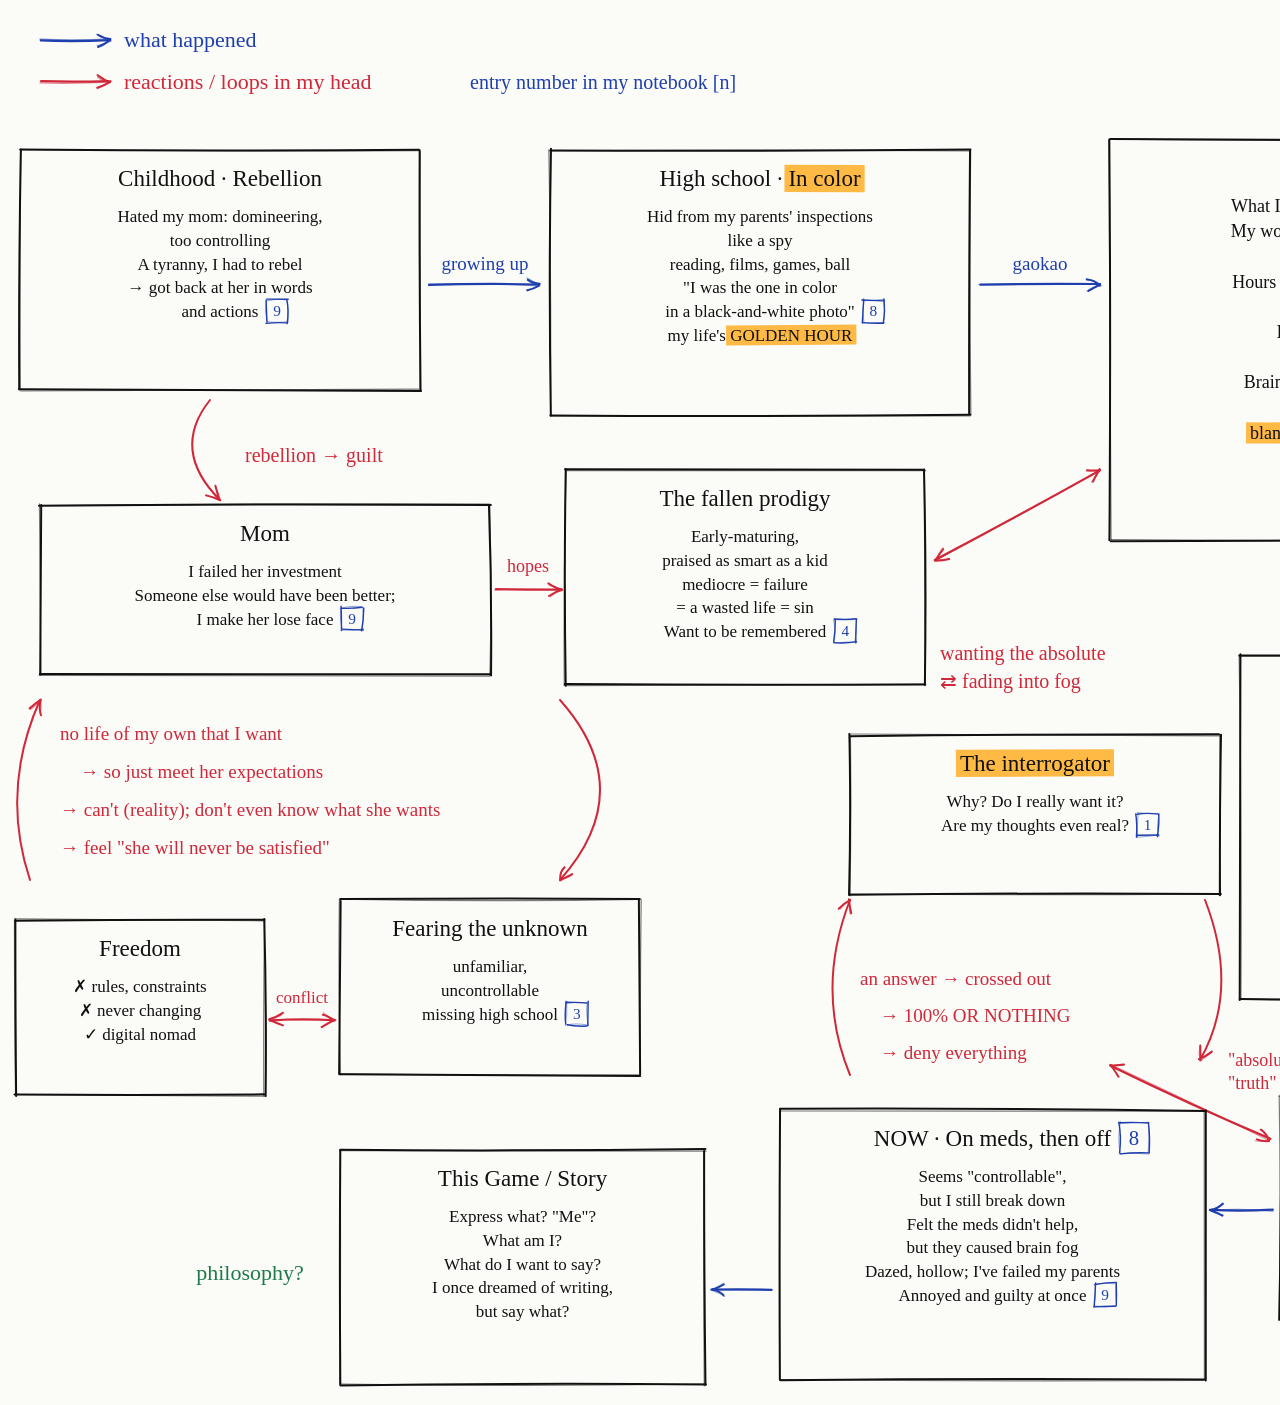
<file: vault/update4/memory-map-v2.en.html>
<!doctype html>
<html lang="en">
<head>
<meta charset="utf-8">
<title>Memory Map v2</title>
<style>
@font-face {
  font-family: "Hand";
  src: local("HannotateSC-W5"), local("Hannotate SC"),
       url("file:///System/Library/AssetsV2/com_apple_MobileAsset_Font8/00bfc46ccb002b730e29def5116e0a571fb617d8.asset/AssetData/Hannotate.ttc");
}
html, body { margin: 0; background: #fbfbf8; }
svg { display: block; font-family: "Hand", "Kaiti SC", serif; }
.k { fill: #111; } .b { fill: #1f3fae; } .r { fill: #d0283a; } .g { fill: #1d7a4a; }
</style>
</head>
<body>
<svg id="s" width="1800" height="1405" viewBox="0 0 1800 1405"></svg>
<script>
// Hand-drawn look: lines wobble and are drawn twice.
// In text, ==word== gets an orange highlighter, and a trailing [n] becomes a boxed blue entry number.
const S = document.getElementById('s');
const NS = 'http://www.w3.org/2000/svg';
let seed = 23;
const rnd = (a) => { seed = (seed * 9301 + 49297) % 233280; return (seed / 233280 - 0.5) * 2 * a; };
const C = { k: '#111', b: '#1f3fae', r: '#d0283a', g: '#1d7a4a', hi: '#ffab1a' };
const hiLayer = document.createElementNS(NS, 'g'); S.appendChild(hiLayer);

function el(tag, attrs, parent = S) {
  const e = document.createElementNS(NS, tag);
  for (const k in attrs) e.setAttribute(k, attrs[k]);
  parent.appendChild(e); return e;
}
function wob(x1, y1, x2, y2, color, w = 1.8, dash) {
  for (let i = 0; i < 2; i++) {
    const mx = (x1 + x2) / 2 + rnd(2.2), my = (y1 + y2) / 2 + rnd(2.2);
    el('path', {
      d: `M${x1 + rnd(1.2)},${y1 + rnd(1.2)} Q${mx},${my} ${x2 + rnd(1.2)},${y2 + rnd(1.2)}`,
      stroke: color, 'stroke-width': i ? w * 0.6 : w, fill: 'none', 'stroke-linecap': 'round',
      ...(dash ? { 'stroke-dasharray': dash } : {}), opacity: i ? 0.55 : 1,
    });
  }
}
function box(x, y, w, h, color = C.k) {
  wob(x, y, x + w, y, color, 2); wob(x + w, y, x + w, y + h, color, 2);
  wob(x + w, y + h, x, y + h, color, 2); wob(x, y + h, x, y, color, 2);
}
function head(x, y, ang, color) {
  for (const s of [-1, 1]) { const a = ang + Math.PI + s * 0.45; wob(x, y, x + Math.cos(a) * 14, y + Math.sin(a) * 14, color, 2); }
}
function arrow(x1, y1, x2, y2, color, both) {
  wob(x1, y1, x2, y2, color, 2.2);
  head(x2, y2, Math.atan2(y2 - y1, x2 - x1), color);
  if (both) head(x1, y1, Math.atan2(y1 - y2, x1 - x2), color);
}
function curve(x1, y1, cx, cy, x2, y2, color, both) {
  el('path', { d: `M${x1},${y1} Q${cx},${cy} ${x2},${y2}`, stroke: color, 'stroke-width': 2, fill: 'none', 'stroke-linecap': 'round' });
  head(x2, y2, Math.atan2(y2 - cy, x2 - cx), color);
  if (both) head(x1, y1, Math.atan2(y1 - cy, x1 - cx), color);
}
function tag(x, y, n, size) {
  const s = size * 1.25;
  wob(x, y - s * 0.82, x + s, y - s * 0.82, C.b, 1.4); wob(x + s, y - s * 0.82, x + s, y + s * 0.25, C.b, 1.4);
  wob(x + s, y + s * 0.25, x, y + s * 0.25, C.b, 1.4); wob(x, y + s * 0.25, x, y - s * 0.82, C.b, 1.4);
  el('text', { x: x + s / 2, y: y - 1, class: 'b', 'font-size': size * 0.9, 'text-anchor': 'middle' }).textContent = n;
}
function line(x, y, str, cls, size, anchor) {
  const m = str.match(/^(.*?)\s*\[(\d)\]$/);
  const body = m ? m[1] : str;
  const t = el('text', { x, y, class: cls, 'font-size': size, 'text-anchor': anchor });
  const parts = body.split('==');
  const marks = [];
  parts.forEach((p, i) => {
    if (!p) return;
    const sp = el('tspan', {}, t); sp.textContent = p;
    if (i % 2) marks.push(sp);
  });
  for (const sp of marks) {
    const x0 = sp.getStartPositionOfChar(0).x, w = sp.getComputedTextLength();
    el('rect', { x: x0 - 4, y: y - size * 0.92, width: w + 8, height: size * 1.18, fill: C.hi, opacity: 0.8,
                 transform: `rotate(${rnd(0.8)} ${x0} ${y})` }, hiLayer);
  }
  if (m) { const bb = t.getBBox(); tag(bb.x + bb.width + 8, y, m[2], size); }
}
function txt(x, y, lines, cls = 'k', size = 18, anchor = 'start', lh = 1.4) {
  [].concat(lines).forEach((l, i) => line(x, y + i * size * lh, l, cls, size, anchor));
}
function card(x, y, w, h, title, lines, size = 17) {
  box(x, y, w, h);
  txt(x + w / 2, y + 36, title, 'k', 23, 'middle');
  if (lines) txt(x + w / 2, y + 72, lines, 'k', size, 'middle');
}

/* ---------- legend ---------- */
arrow(40, 40, 110, 40, C.b); txt(124, 47, 'what happened', 'b', 22);
arrow(40, 82, 110, 82, C.r); txt(124, 89, 'reactions / loops in my head', 'r', 22);
txt(470, 89, 'entry number in my notebook [n]', 'b', 20);

/* ---------- top row: what happened ---------- */
card(20, 150, 400, 240, 'Childhood · Rebellion',
  ['Hated my mom: domineering,', 'too controlling', 'A tyranny, I had to rebel', '→ got back at her in words', 'and actions [9]']);

arrow(430, 285, 540, 285, C.b); txt(485, 270, 'growing up', 'b', 19, 'middle');

card(550, 150, 420, 265, 'High school · ==In color==',
  ['Hid from my parents\' inspections', 'like a spy', 'reading, films, games, ball', '"I was the one in color', 'in a black-and-white photo" [8]', 'my life\'s ==GOLDEN HOUR==']);

arrow(980, 285, 1100, 285, C.b); txt(1040, 270, 'gaokao', 'b', 19, 'middle');

card(1110, 140, 470, 400, 'College · ==Fog==',
  ['What I studied felt meaningless', 'My work: bureaucratic, unseen,', 'no soul, no ideas', 'Hours spent producing garbage [6]', '', 'Industry collapsed,', 'future unclear [7]', 'Brain fog, always forgetting', 'Looking back:', '==blank== · ==faded== · ==nearsighted== [8]'], 18);

// switching fields, applications
arrow(1655, 300, 1655, 640, C.b);
wob(1630, 300, 1655, 300, C.b, 2.2);
txt(1672, 360, ['switching', 'fields,', 'applying,', 'portfolio'], 'b', 21);

/* ---------- inner voices ---------- */
curve(210, 400, 170, 450, 220, 500, C.r);
txt(245, 462, 'rebellion → guilt', 'r', 20);

card(40, 505, 450, 170, 'Mom', ['I failed her investment', 'Someone else would have been better;', 'I make her lose face [9]']);

arrow(495, 590, 562, 590, C.r); txt(528, 572, 'hopes', 'r', 18, 'middle');

card(565, 470, 360, 215, 'The fallen prodigy',
  ['Early-maturing,', 'praised as smart as a kid', 'mediocre = failure', '= a wasted life = sin', 'Want to be remembered [4]']);

// the absolute vs the fog
arrow(935, 560, 1100, 470, C.r, true);
txt(940, 660, ['wanting the absolute', '⇄  fading into fog'], 'r', 20);

// mother's loop
txt(60, 740, 'no life of my own that I want', 'r', 19);
txt(80, 778, '→ so just meet her expectations', 'r', 19);
txt(60, 816, '→ can\'t (reality); don\'t even know what she wants', 'r', 19);
txt(60, 854, '→ feel "she will never be satisfied"', 'r', 19);
curve(30, 880, 0, 790, 40, 700, C.r);
curve(560, 700, 640, 790, 560, 880, C.r);

card(15, 920, 250, 175, 'Freedom', ['✗ rules, constraints', '✗ never changing', '✓ digital nomad']);
arrow(270, 1020, 335, 1020, C.r, true); txt(302, 1003, 'conflict', 'r', 17, 'middle');
card(340, 900, 300, 175, 'Fearing the unknown', ['unfamiliar,', 'uncontrollable', 'missing high school [3]']);

card(850, 735, 370, 160, '==The interrogator==', ['Why? Do I really want it?', 'Are my thoughts even real? [1]']);
txt(860, 985, 'an answer → crossed out', 'r', 19);
txt(880, 1022, '→ 100% OR NOTHING', 'r', 19);
txt(880, 1059, '→ deny everything', 'r', 19);
curve(850, 1075, 815, 990, 850, 900, C.r);
curve(1205, 900, 1240, 990, 1200, 1060, C.r);

card(1240, 655, 545, 345, '4–5 a.m. · ==Losing control==',
  ['Topic rejected; doubting myself,', 'denying everything', 'Crying, writing words that cursed me', 'Failed my parents, failed my old self [2]', '"How did I become like this?"', 'Self-tests for anxiety and depression,', 'booking a doctor'], 18);

// the interrogator and the night: both want an absolute truth
arrow(1110, 1065, 1270, 1140, C.r, true);
txt(1228, 1066, ['"absolute"', '"truth"'], 'r', 18, 'start', 1.3);

/* ---------- bottom row: what happened next ---------- */
arrow(1500, 1005, 1500, 1090, C.b);
card(1280, 1095, 500, 225, 'Seeking a "==controllable==" answer',
  ['Hospital → a reliable answer', 'Medicine → back in control [2]', 'Believing I was ill,', 'I became calm'], 19);

arrow(1272, 1210, 1210, 1210, C.b);
card(780, 1110, 425, 270, 'NOW · On meds, then off [8]',
  ['Seems "controllable",', 'but I still break down', 'Felt the meds didn\'t help,', 'but they caused brain fog', 'Dazed, hollow; I\'ve failed my parents', 'Annoyed and guilty at once [9]'], 17);

arrow(772, 1290, 712, 1290, C.b);
card(340, 1150, 365, 235, 'This Game / Story',
  ['Express what? "Me"?', 'What am I?', 'What do I want to say?', 'I once dreamed of writing,', 'but say what?']);
txt(250, 1280, 'philosophy?', 'g', 22, 'middle');
</script>
</body>
</html>
</file>
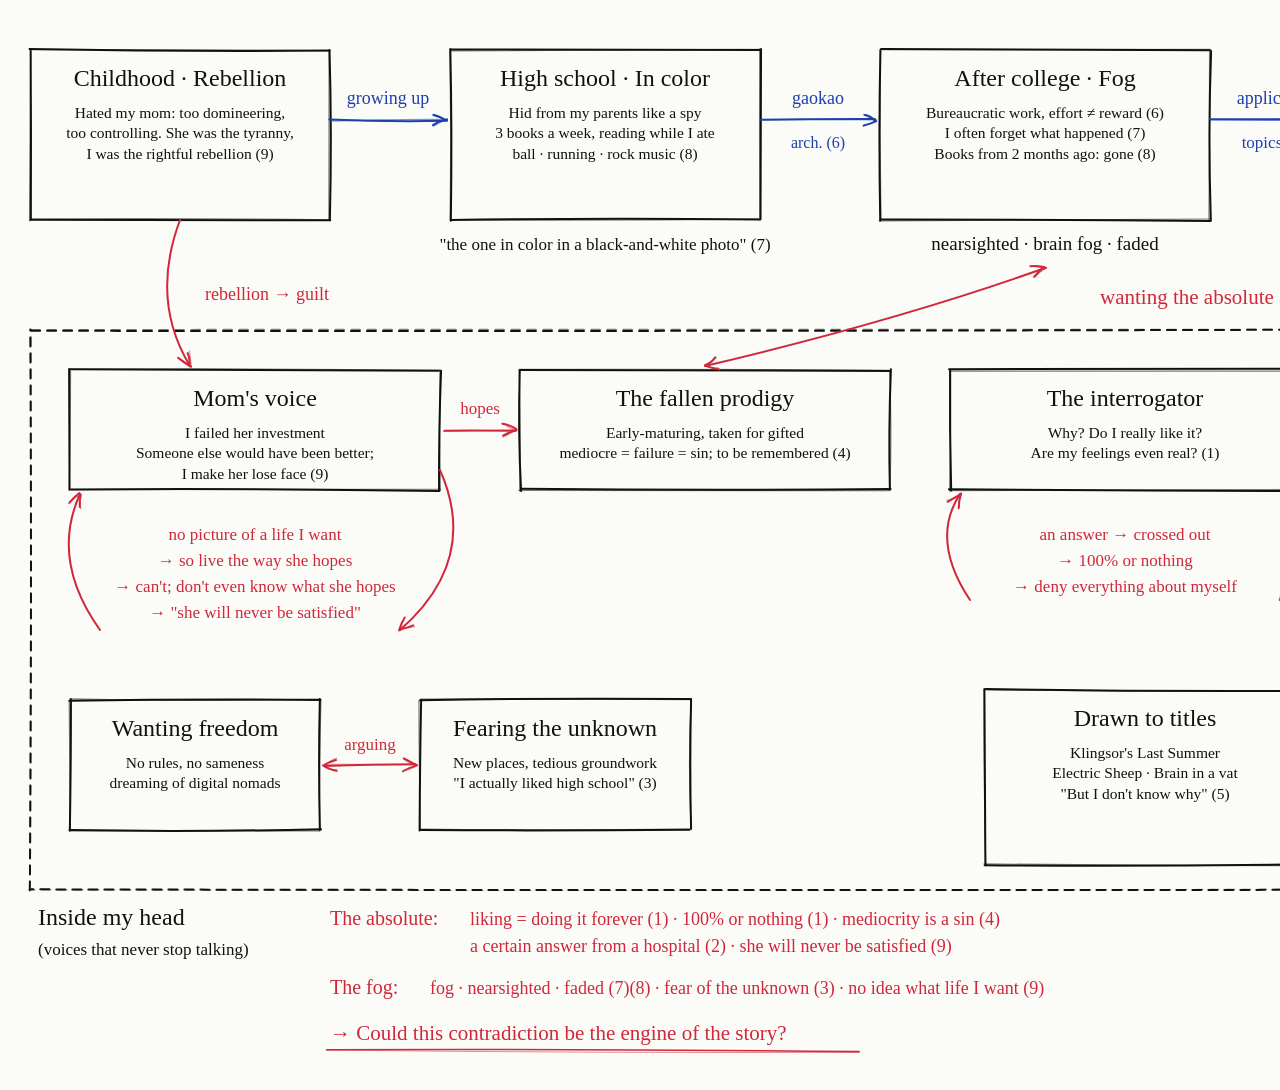
<file: vault/update4/memory-map.en.html>
<!doctype html>
<html lang="en">
<head>
<meta charset="utf-8">
<title>Memory Map</title>
<style>
@font-face {
  font-family: "Hand";
  src: local("HannotateSC-W5"), local("Hannotate SC"),
       url("file:///System/Library/AssetsV2/com_apple_MobileAsset_Font8/00bfc46ccb002b730e29def5116e0a571fb617d8.asset/AssetData/Hannotate.ttc");
}
html, body { margin: 0; background: #fbfbf8; }
svg { display: block; font-family: "Hand", "Kaiti SC", serif; }
.k { fill: #111; }
.b { fill: #1f3fae; }
.r { fill: #d0283a; }
</style>
</head>
<body>
<svg id="s" width="1790" height="1090" viewBox="0 0 1790 1090"></svg>
<script>
// A hand-drawn look: every line wobbles a little and is drawn twice.
const S = document.getElementById('s');
const NS = 'http://www.w3.org/2000/svg';
let seed = 11;
const rnd = (a) => { seed = (seed * 9301 + 49297) % 233280; return (seed / 233280 - 0.5) * 2 * a; };
const C = { k: '#111', b: '#1f3fae', r: '#d0283a' };

function el(tag, attrs, parent = S) {
  const e = document.createElementNS(NS, tag);
  for (const k in attrs) e.setAttribute(k, attrs[k]);
  parent.appendChild(e); return e;
}
function wob(x1, y1, x2, y2, color, w = 1.8, dash) {
  for (let i = 0; i < 2; i++) {
    const mx = (x1 + x2) / 2 + rnd(2.2), my = (y1 + y2) / 2 + rnd(2.2);
    el('path', {
      d: `M${x1 + rnd(1.2)},${y1 + rnd(1.2)} Q${mx},${my} ${x2 + rnd(1.2)},${y2 + rnd(1.2)}`,
      stroke: color, 'stroke-width': i ? w * 0.6 : w, fill: 'none', 'stroke-linecap': 'round',
      ...(dash ? { 'stroke-dasharray': dash } : {}), opacity: i ? 0.55 : 1,
    });
  }
}
function box(x, y, w, h, color = C.k, dash) {
  wob(x, y, x + w, y, color, 2, dash); wob(x + w, y, x + w, y + h, color, 2, dash);
  wob(x + w, y + h, x, y + h, color, 2, dash); wob(x, y + h, x, y, color, 2, dash);
}
function head(x, y, ang, color) {
  for (const s of [-1, 1]) {
    const a = ang + Math.PI + s * 0.45;
    wob(x, y, x + Math.cos(a) * 14, y + Math.sin(a) * 14, color, 2);
  }
}
// Straight arrow; both = arrowheads at both ends.
function arrow(x1, y1, x2, y2, color, both) {
  wob(x1, y1, x2, y2, color, 2);
  head(x2, y2, Math.atan2(y2 - y1, x2 - x1), color);
  if (both) head(x1, y1, Math.atan2(y1 - y2, x1 - x2), color);
}
// Curved arrow through a control point.
function curve(x1, y1, cx, cy, x2, y2, color, both) {
  el('path', { d: `M${x1},${y1} Q${cx},${cy} ${x2},${y2}`, stroke: color, 'stroke-width': 2, fill: 'none', 'stroke-linecap': 'round' });
  head(x2, y2, Math.atan2(y2 - cy, x2 - cx), color);
  if (both) head(x1, y1, Math.atan2(y1 - cy, x1 - cx), color);
}
// Text, one entry per line.
function txt(x, y, lines, cls = 'k', size = 20, anchor = 'start', lh = 1.32) {
  [].concat(lines).forEach((l, i) => {
    const t = el('text', { x, y: y + i * size * lh, class: cls, 'font-size': size, 'text-anchor': anchor });
    t.textContent = l;
  });
}
function card(x, y, w, h, title, lines, color = C.k) {
  box(x, y, w, h, color);
  txt(x + w / 2, y + 36, title, 'k', 24, 'middle');
  if (lines) txt(x + w / 2, y + 68, lines, 'k', 15.5, 'middle');
}

/* ---------- Row 1: what happened (blue) ---------- */
card(30, 50, 300, 170, 'Childhood · Rebellion', ['Hated my mom: too domineering,', 'too controlling. She was the tyranny,', 'I was the rightful rebellion (9)']);

card(450, 50, 310, 170, 'High school · In color', ['Hid from my parents like a spy', '3 books a week, reading while I ate', 'ball · running · rock music (8)']);
txt(605, 250, '"the one in color in a black-and-white photo" (7)', 'k', 17, 'middle');

card(880, 50, 330, 170, 'After college · Fog', ['Bureaucratic work, effort ≠ reward (6)', 'I often forget what happened (7)', 'Books from 2 months ago: gone (8)']);
txt(1045, 250, 'nearsighted · brain fog · faded', 'k', 19, 'middle');

card(1400, 50, 350, 170, '4–5 a.m. · Losing control', ['Rejected; crying, writing, cursing myself', 'I failed my parents, and my old self (2)', 'Against the wardrobe, browsing doctors']);

arrow(330, 120, 446, 120, C.b);
txt(388, 104, 'growing up', 'b', 18, 'middle');

arrow(760, 120, 876, 120, C.b);
txt(818, 104, 'gaokao', 'b', 18, 'middle');
txt(818, 148, 'arch. (6)', 'b', 16, 'middle');

arrow(1210, 120, 1396, 120, C.b);
txt(1303, 104, 'application season', 'b', 18, 'middle');
txt(1303, 148, 'topics rejected (2)', 'b', 17, 'middle');

/* ---------- Right column: the night, then now ---------- */
arrow(1575, 220, 1575, 336, C.b);
txt(1587, 272, 'anxiety &', 'b', 17); txt(1587, 296, 'depression self-tests', 'b', 17);

card(1400, 340, 350, 150, 'A "controllable" answer', ['A hospital would give a "high-confidence', 'answer". "Once I believed I was probably', 'ill, I became calm" (2)']);

arrow(1575, 490, 1575, 596, C.b);
txt(1587, 540, 'Dad found me after six;', 'b', 17);
txt(1587, 566, 'I asked them to take me', 'b', 17);

card(1400, 600, 350, 130, 'Me now', ['Still often dazed and hollow (8)', 'Mom: annoyed, but mostly guilty (9)']);

arrow(1575, 730, 1575, 826, C.b);
txt(1587, 785, 'into a story', 'b', 18);

card(1400, 830, 350, 90, '→ this game ?');

/* ---------- Inside my head (dashed) ---------- */
box(30, 330, 1300, 560, C.k, '9 7');
txt(38, 925, 'Inside my head', 'k', 24);
txt(38, 955, '(voices that never stop talking)', 'k', 17);

// childhood rebellion turns into guilt
curve(180, 220, 150, 300, 190, 366, C.r);
txt(205, 300, 'rebellion → guilt', 'r', 18);

card(70, 370, 370, 120, 'Mom\'s voice', ['I failed her investment', 'Someone else would have been better;', 'I make her lose face (9)']);
card(520, 370, 370, 120, 'The fallen prodigy', ['Early-maturing, taken for gifted', 'mediocre = failure = sin; to be remembered (4)']);
card(950, 370, 350, 120, 'The interrogator', ['Why? Do I really like it?', 'Are my feelings even real? (1)']);

arrow(444, 430, 516, 430, C.r);
txt(480, 414, 'hopes', 'r', 17, 'middle');

// mother loop
txt(255, 540, 'no picture of a life I want', 'r', 17, 'middle');
txt(255, 566, '→ so live the way she hopes', 'r', 17, 'middle');
txt(255, 592, '→ can\'t; don\'t even know what she hopes', 'r', 17, 'middle');
txt(255, 618, '→ "she will never be satisfied"', 'r', 17, 'middle');
curve(440, 470, 480, 560, 400, 630, C.r);
curve(100, 630, 30 + 20, 560, 80, 494, C.r);

// questioning loop
txt(1125, 540, 'an answer → crossed out', 'r', 17, 'middle');
txt(1125, 566, '→ 100% or nothing', 'r', 17, 'middle');
txt(1125, 592, '→ deny everything about myself', 'r', 17, 'middle');
curve(1300, 450, 1330, 540, 1280, 600, C.r);
curve(970, 600, 930, 540, 960, 494, C.r);

card(70, 700, 250, 130, 'Wanting freedom', ['No rules, no sameness', 'dreaming of digital nomads']);
card(420, 700, 270, 130, 'Fearing the unknown', ['New places, tedious groundwork', '"I actually liked high school" (3)']);
arrow(324, 765, 416, 765, C.r, true);
txt(370, 750, 'arguing', 'r', 17, 'middle');

card(985, 690, 320, 175, 'Drawn to titles', ['Klingsor\'s Last Summer', 'Electric Sheep · Brain in a vat', '"But I don\'t know why" (5)']);

/* ---------- The thread that runs through it (red) ---------- */
curve(1045, 268, 900, 320, 705, 366, C.r, true);
txt(1100, 304, 'wanting the absolute  ⇄  fading into fog', 'r', 21, 'start');

txt(330, 925, 'The absolute:', 'r', 20);
txt(470, 925, 'liking = doing it forever (1)  ·  100% or nothing (1)  ·  mediocrity is a sin (4)', 'r', 18);
txt(470, 952, 'a certain answer from a hospital (2)  ·  she will never be satisfied (9)', 'r', 18);
txt(330, 994, 'The fog:', 'r', 20);
txt(430, 994, 'fog · nearsighted · faded (7)(8)  ·  fear of the unknown (3)  ·  no idea what life I want (9)', 'r', 18);
txt(330, 1040, '→ Could this contradiction be the engine of the story?', 'r', 21);
wob(326, 1050, 860, 1052, C.r, 1.6);

/* legend */
txt(1400, 960, 'blue = what happened', 'b', 18);
txt(1400, 988, 'red = reactions / loops in my head', 'r', 18);
txt(1400, 1016, '(n) = entry number in my notebook', 'k', 16);
</script>
</body>
</html>
</file>
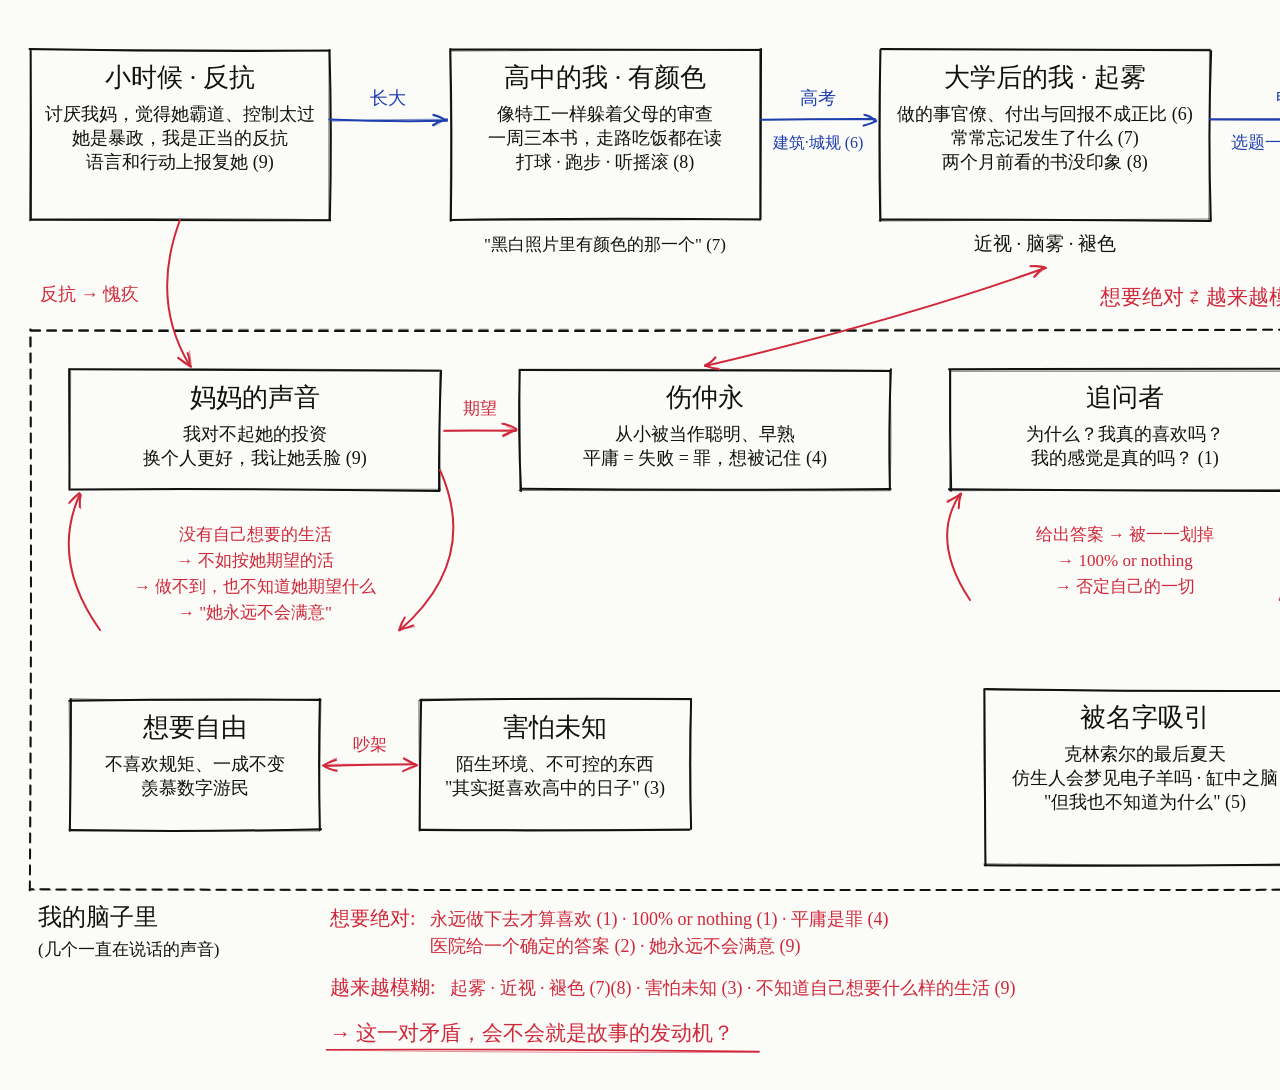
<file: vault/update4/memory-map.html>
<!doctype html>
<html lang="zh-CN">
<head>
<meta charset="utf-8">
<title>记忆系统图</title>
<style>
@font-face {
  font-family: "Hand";
  src: local("HannotateSC-W5"), local("Hannotate SC"),
       url("file:///System/Library/AssetsV2/com_apple_MobileAsset_Font8/00bfc46ccb002b730e29def5116e0a571fb617d8.asset/AssetData/Hannotate.ttc");
}
html, body { margin: 0; background: #fbfbf8; }
svg { display: block; font-family: "Hand", "Kaiti SC", serif; }
.k { fill: #111; }
.b { fill: #1f3fae; }
.r { fill: #d0283a; }
</style>
</head>
<body>
<svg id="s" width="1790" height="1090" viewBox="0 0 1790 1090"></svg>
<script>
// A hand-drawn look: every line wobbles a little and is drawn twice.
const S = document.getElementById('s');
const NS = 'http://www.w3.org/2000/svg';
let seed = 11;
const rnd = (a) => { seed = (seed * 9301 + 49297) % 233280; return (seed / 233280 - 0.5) * 2 * a; };
const C = { k: '#111', b: '#1f3fae', r: '#d0283a' };

function el(tag, attrs, parent = S) {
  const e = document.createElementNS(NS, tag);
  for (const k in attrs) e.setAttribute(k, attrs[k]);
  parent.appendChild(e); return e;
}
function wob(x1, y1, x2, y2, color, w = 1.8, dash) {
  for (let i = 0; i < 2; i++) {
    const mx = (x1 + x2) / 2 + rnd(2.2), my = (y1 + y2) / 2 + rnd(2.2);
    el('path', {
      d: `M${x1 + rnd(1.2)},${y1 + rnd(1.2)} Q${mx},${my} ${x2 + rnd(1.2)},${y2 + rnd(1.2)}`,
      stroke: color, 'stroke-width': i ? w * 0.6 : w, fill: 'none', 'stroke-linecap': 'round',
      ...(dash ? { 'stroke-dasharray': dash } : {}), opacity: i ? 0.55 : 1,
    });
  }
}
function box(x, y, w, h, color = C.k, dash) {
  wob(x, y, x + w, y, color, 2, dash); wob(x + w, y, x + w, y + h, color, 2, dash);
  wob(x + w, y + h, x, y + h, color, 2, dash); wob(x, y + h, x, y, color, 2, dash);
}
function head(x, y, ang, color) {
  for (const s of [-1, 1]) {
    const a = ang + Math.PI + s * 0.45;
    wob(x, y, x + Math.cos(a) * 14, y + Math.sin(a) * 14, color, 2);
  }
}
// Straight arrow; both = arrowheads at both ends.
function arrow(x1, y1, x2, y2, color, both) {
  wob(x1, y1, x2, y2, color, 2);
  head(x2, y2, Math.atan2(y2 - y1, x2 - x1), color);
  if (both) head(x1, y1, Math.atan2(y1 - y2, x1 - x2), color);
}
// Curved arrow through a control point.
function curve(x1, y1, cx, cy, x2, y2, color, both) {
  el('path', { d: `M${x1},${y1} Q${cx},${cy} ${x2},${y2}`, stroke: color, 'stroke-width': 2, fill: 'none', 'stroke-linecap': 'round' });
  head(x2, y2, Math.atan2(y2 - cy, x2 - cx), color);
  if (both) head(x1, y1, Math.atan2(y1 - cy, x1 - cx), color);
}
// Text, one entry per line.
function txt(x, y, lines, cls = 'k', size = 20, anchor = 'start', lh = 1.32) {
  [].concat(lines).forEach((l, i) => {
    const t = el('text', { x, y: y + i * size * lh, class: cls, 'font-size': size, 'text-anchor': anchor });
    t.textContent = l;
  });
}
function card(x, y, w, h, title, lines, color = C.k) {
  box(x, y, w, h, color);
  txt(x + w / 2, y + 36, title, 'k', 26, 'middle');
  if (lines) txt(x + w / 2, y + 70, lines, 'k', 18, 'middle');
}

/* ---------- Row 1: what happened (blue) ---------- */
card(30, 50, 300, 170, '小时候 · 反抗', ['讨厌我妈，觉得她霸道、控制太过', '她是暴政，我是正当的反抗', '语言和行动上报复她 (9)']);

card(450, 50, 310, 170, '高中的我 · 有颜色', ['像特工一样躲着父母的审查', '一周三本书，走路吃饭都在读', '打球 · 跑步 · 听摇滚  (8)']);
txt(605, 250, '"黑白照片里有颜色的那一个" (7)', 'k', 17, 'middle');

card(880, 50, 330, 170, '大学后的我 · 起雾', ['做的事官僚、付出与回报不成正比 (6)', '常常忘记发生了什么 (7)', '两个月前看的书没印象 (8)']);
txt(1045, 250, '近视 · 脑雾 · 褪色', 'k', 19, 'middle');

card(1400, 50, 350, 170, '凌晨四五点 · 失控', ['选题被毙后边哭边写，骂自己', '对不起父母，对不起曾经的自己 (2)', '靠在衣柜上看可预约的医生']);

arrow(330, 120, 446, 120, C.b);
txt(388, 104, '长大', 'b', 18, 'middle');

arrow(760, 120, 876, 120, C.b);
txt(818, 104, '高考', 'b', 18, 'middle');
txt(818, 148, '建筑·城规 (6)', 'b', 16, 'middle');

arrow(1210, 120, 1396, 120, C.b);
txt(1303, 104, '申请季', 'b', 18, 'middle');
txt(1303, 148, '选题一次次被毙 (2)', 'b', 17, 'middle');

/* ---------- Right column: the night, then now ---------- */
arrow(1575, 220, 1575, 336, C.b);
txt(1587, 285, '做焦虑 / 抑郁自测', 'b', 17);

card(1400, 340, 350, 150, '想要一个"可控"的答案', ['觉得医院会给"置信度高的答案"', '"认为自己大概有病时，', '反而平静了" (2)']);

arrow(1575, 490, 1575, 596, C.b);
txt(1587, 540, '爸爸六点多进来发现了我', 'b', 17);
txt(1587, 566, '我请他们带我去医院', 'b', 17);

card(1400, 600, 350, 130, '现在的我', ['还是常常茫然、空洞 (8)', '对妈妈：烦，但更多是愧疚 (9)']);

arrow(1575, 730, 1575, 826, C.b);
txt(1587, 785, '变成故事', 'b', 18);

card(1400, 830, 350, 90, '→ 这个游戏 ?');

/* ---------- Inside my head (dashed) ---------- */
box(30, 330, 1300, 560, C.k, '9 7');
txt(38, 925, '我的脑子里', 'k', 24);
txt(38, 955, '(几个一直在说话的声音)', 'k', 17);

// childhood rebellion turns into guilt
curve(180, 220, 150, 300, 190, 366, C.r);
txt(40, 300, '反抗 → 愧疚', 'r', 18);

card(70, 370, 370, 120, '妈妈的声音', ['我对不起她的投资', '换个人更好，我让她丢脸 (9)']);
card(520, 370, 370, 120, '伤仲永', ['从小被当作聪明、早熟', '平庸 = 失败 = 罪，想被记住 (4)']);
card(950, 370, 350, 120, '追问者', ['为什么？我真的喜欢吗？', '我的感觉是真的吗？ (1)']);

arrow(444, 430, 516, 430, C.r);
txt(480, 414, '期望', 'r', 17, 'middle');

// mother loop
txt(255, 540, '没有自己想要的生活', 'r', 17, 'middle');
txt(255, 566, '→ 不如按她期望的活', 'r', 17, 'middle');
txt(255, 592, '→ 做不到，也不知道她期望什么', 'r', 17, 'middle');
txt(255, 618, '→ "她永远不会满意"', 'r', 17, 'middle');
curve(440, 470, 480, 560, 400, 630, C.r);
curve(100, 630, 30 + 20, 560, 80, 494, C.r);

// questioning loop
txt(1125, 540, '给出答案 → 被一一划掉', 'r', 17, 'middle');
txt(1125, 566, '→ 100% or nothing', 'r', 17, 'middle');
txt(1125, 592, '→ 否定自己的一切', 'r', 17, 'middle');
curve(1300, 450, 1330, 540, 1280, 600, C.r);
curve(970, 600, 930, 540, 960, 494, C.r);

card(70, 700, 250, 130, '想要自由', ['不喜欢规矩、一成不变', '羡慕数字游民']);
card(420, 700, 270, 130, '害怕未知', ['陌生环境、不可控的东西', '"其实挺喜欢高中的日子" (3)']);
arrow(324, 765, 416, 765, C.r, true);
txt(370, 750, '吵架', 'r', 17, 'middle');

card(985, 690, 320, 175, '被名字吸引', ['克林索尔的最后夏天', '仿生人会梦见电子羊吗 · 缸中之脑', '"但我也不知道为什么" (5)']);

/* ---------- The thread that runs through it (red) ---------- */
curve(1045, 268, 900, 320, 705, 366, C.r, true);
txt(1100, 304, '想要绝对  ⇄  越来越模糊', 'r', 21, 'start');

txt(330, 925, '想要绝对:', 'r', 20);
txt(430, 925, '永远做下去才算喜欢 (1)  ·  100% or nothing (1)  ·  平庸是罪 (4)', 'r', 18);
txt(430, 952, '医院给一个确定的答案 (2)  ·  她永远不会满意 (9)', 'r', 18);
txt(330, 994, '越来越模糊:', 'r', 20);
txt(450, 994, '起雾 · 近视 · 褪色 (7)(8)  ·  害怕未知 (3)  ·  不知道自己想要什么样的生活 (9)', 'r', 18);
txt(330, 1040, '→ 这一对矛盾，会不会就是故事的发动机？', 'r', 21);
wob(326, 1050, 760, 1052, C.r, 1.6);

/* legend */
txt(1400, 960, '蓝 = 发生了什么', 'b', 18);
txt(1400, 988, '红 = 脑子里的反应 / 循环', 'r', 18);
txt(1400, 1016, '(n) = 本子上的条目编号', 'k', 16);
</script>
</body>
</html>
</file>
